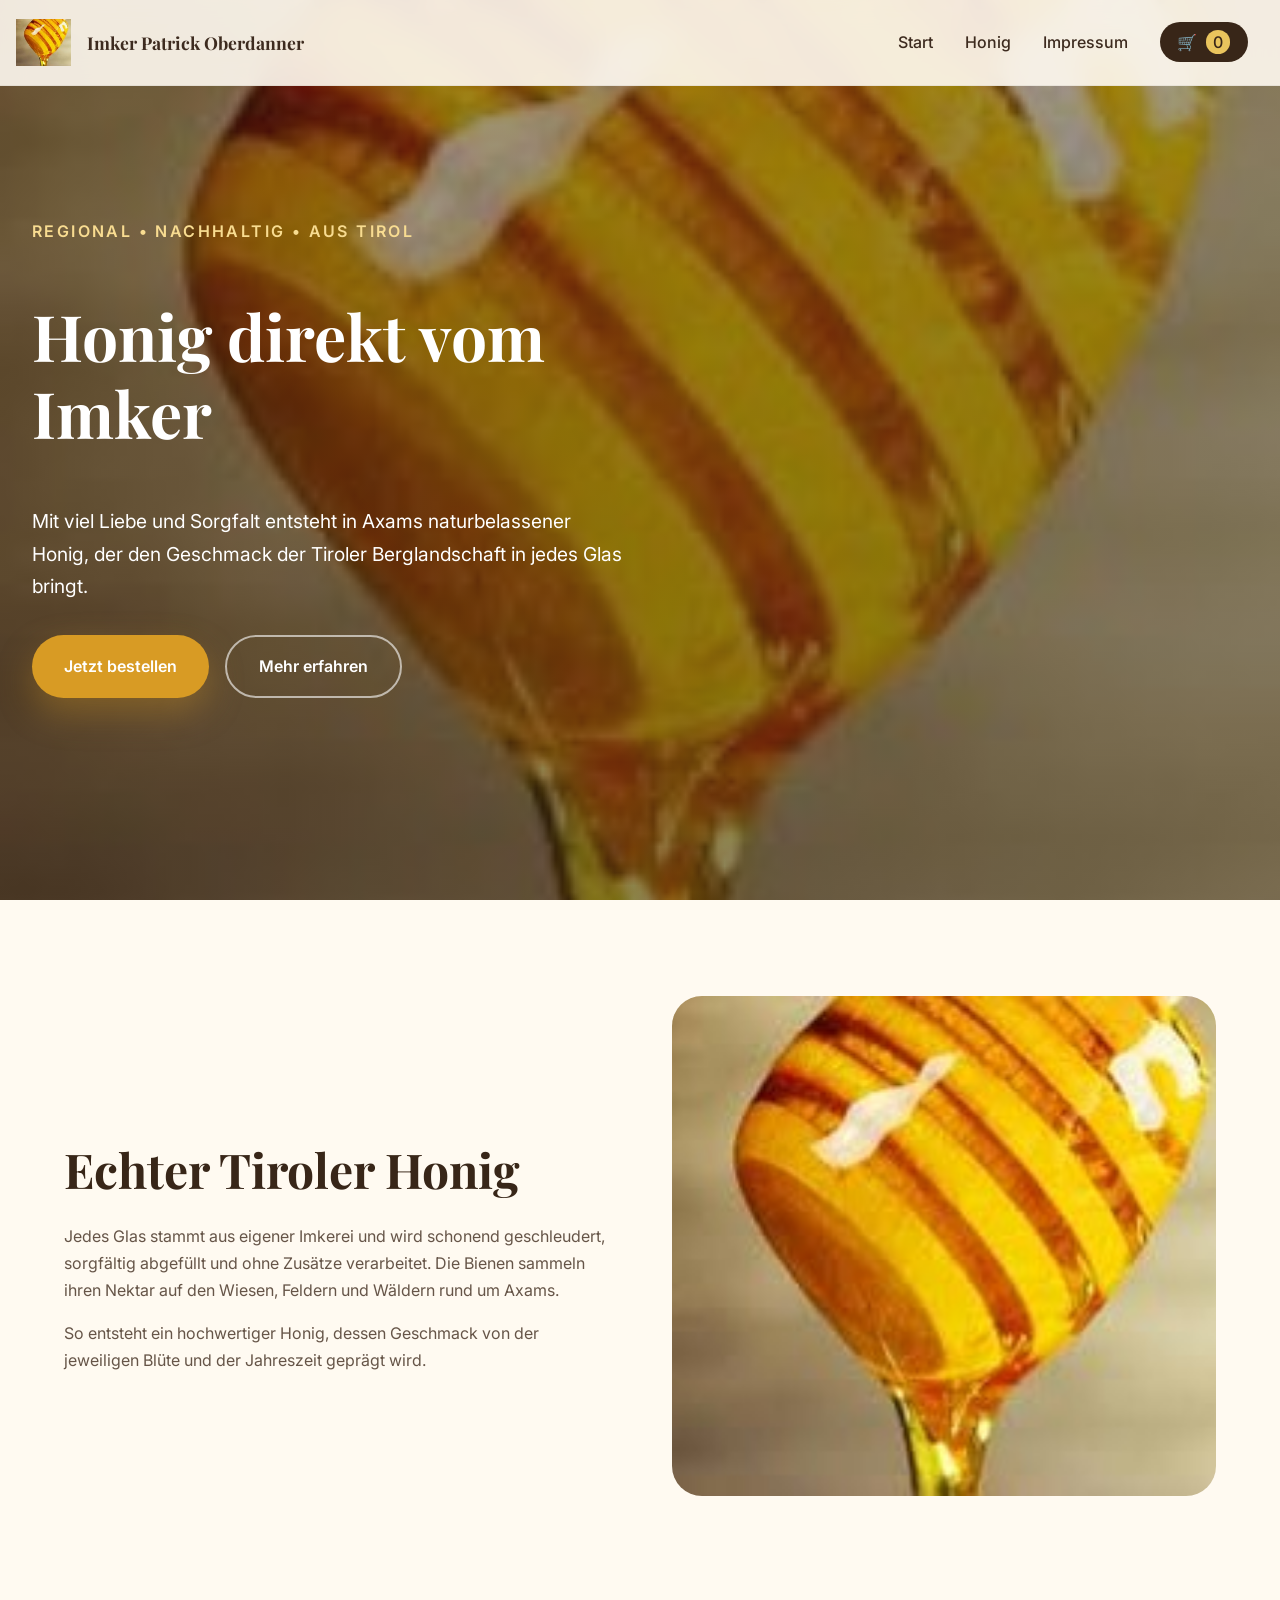
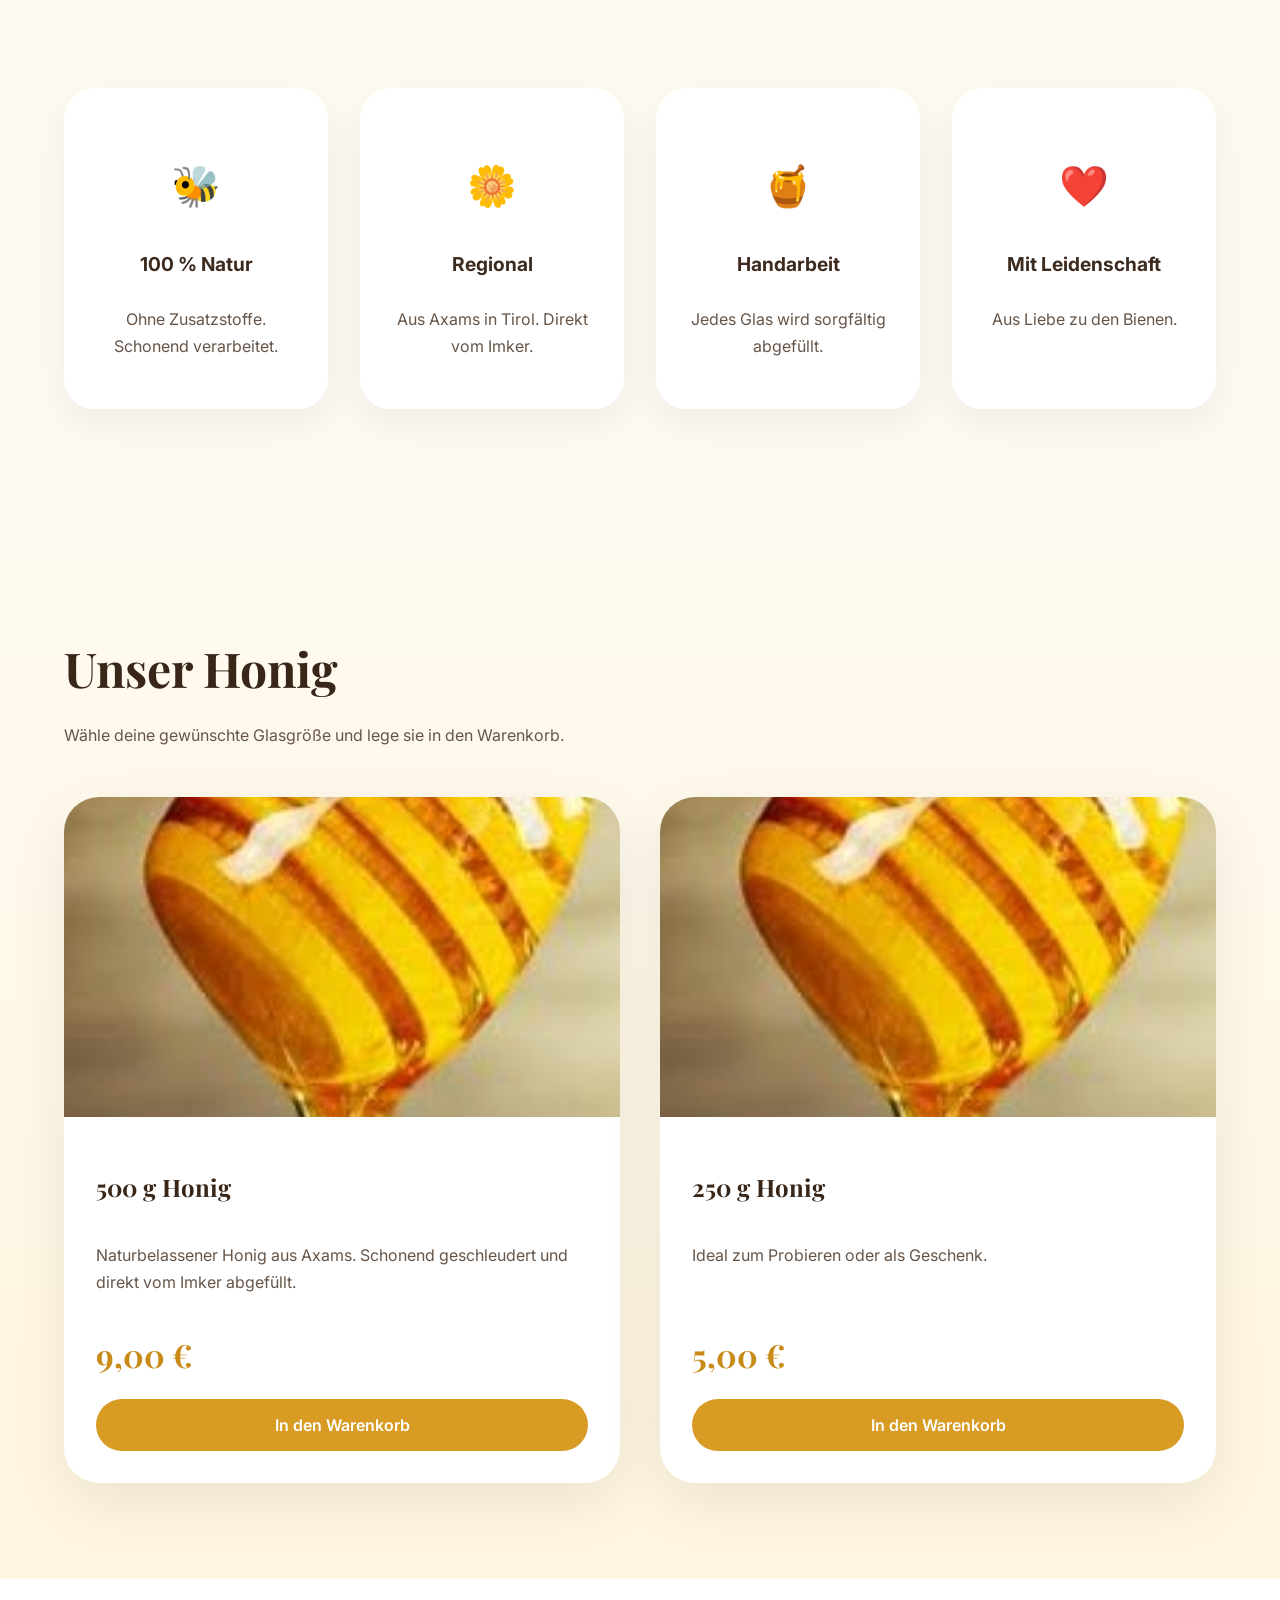
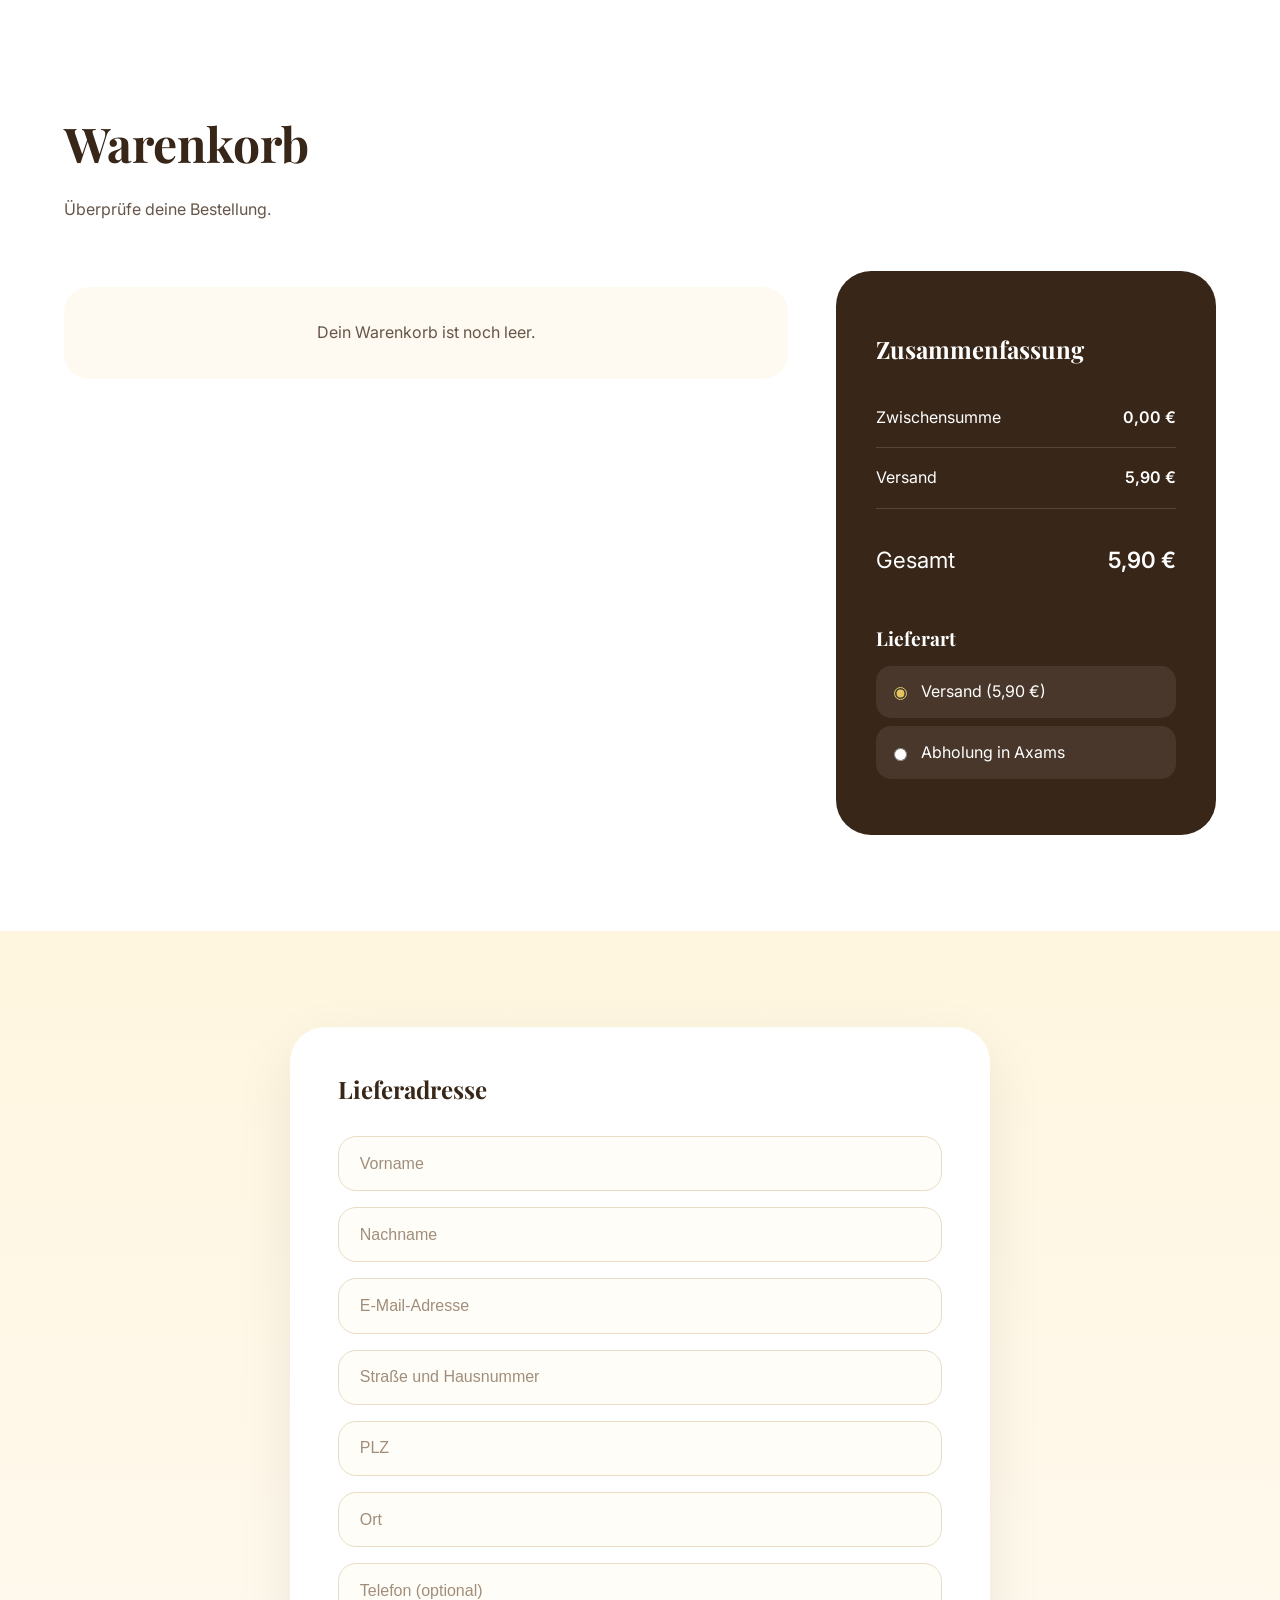
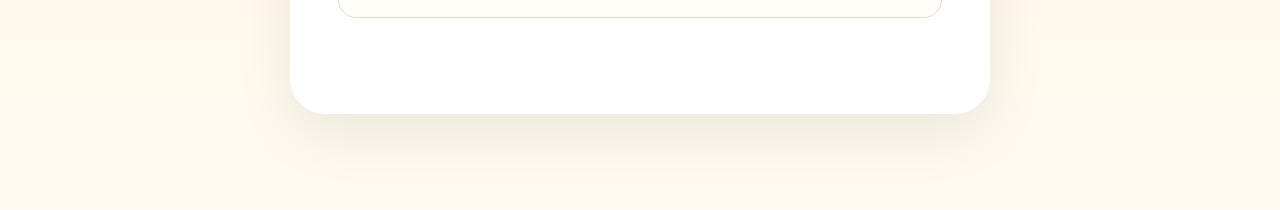
<file: index.html>
<!DOCTYPE html>
<html lang="de">

<head>

    <meta charset="UTF-8">
    <meta name="viewport" content="width=device-width, initial-scale=1.0">

    <title>Imker Patrick Oberdanner | Regionaler Honig aus Axams</title>

    <meta name="description"
        content="Regional produzierter Honig aus Axams in Tirol. Direkt vom Imker Patrick Oberdanner. Frühtracht, Sommerhonig und saisonale Spezialitäten.">

    <meta name="keywords" content="Honig Tirol, Imker Axams, Honig kaufen, Regionaler Honig, Imker Patrick Oberdanner">

    <meta name="author" content="Patrick Oberdanner">

    <meta property="og:title" content="Imker Patrick Oberdanner">

    <meta property="og:description" content="Regionaler Honig aus Tirol">

    <meta property="og:type" content="website">

    <meta property="og:image" content="social.jpg">

    <meta property="og:url" content="https://www.deine-domain.at">

    <link rel="preconnect" href="https://fonts.googleapis.com">

    <link rel="preconnect" href="https://fonts.gstatic.com" crossorigin>

    <link
        href="https://fonts.googleapis.com/css2?family=Playfair+Display:wght@600;700&family=Inter:wght@300;400;500;600&display=swap"
        rel="stylesheet">

    <link rel="stylesheet" href="style.css">

    <link rel="icon" href="favicon.png">

</head>
    
<body>
    <script src="https://www.paypal.com/sdk/js?client-id=AXnSBaiobRW6txUNY8f5d8Pgc_omeKvGa4UCK6rqNXJYZwRd2-Ud5x8b0uDry3tQre6rHmlPyTWOLI8g&currency=EUR"></script>
    <script src="app.js"></script>

    <header class="header">

        <nav class="navbar">

            <div class="logo">

                <img src="Dummyimage.jpeg" alt="Logo">

                <span>Imker Patrick Oberdanner</span>

            </div>

            <ul class="nav-links">

                <li><a href="#home" class="jumper" >Start</a></li>

                <li><a href="#products" class="jumper">Honig</a></li>
                <li><a href="impressum.html" class="jumper">Impressum</a></li> 

                <li>

                    <a class="cart-button" href="#cart">

                        🛒

                        <span id="cartCount">
                            0
                        </span>

                    </a>

                </li>

            </ul>

        </nav>

    </header>

    <section id="home" class="hero">

        <div class="hero-overlay">

            <div class="hero-content">

                <p class="hero-subtitle">

                    Regional • Nachhaltig • Aus Tirol

                </p>

                <h1>

                    Honig direkt vom Imker

                </h1>

                <p class="hero-text">

                    Mit viel Liebe und Sorgfalt entsteht in Axams naturbelassener Honig,
                    der den Geschmack der Tiroler Berglandschaft in jedes Glas bringt.

                </p>

                <div class="hero-buttons">

                    <a href="#products" class="btn-primary">

                        Jetzt bestellen

                    </a>

                    <a href="#real" class="btn-secondary">

                        Mehr erfahren

                    </a>

                </div>

            </div>

        </div>

    </section>

    <section class="intro" id="real">

        <div class="container">

            <div class="intro-grid">

                <div>

                    <h2>

                        Echter Tiroler Honig

                    </h2>

                    <p>

                        Jedes Glas stammt aus eigener Imkerei und wird schonend geschleudert,
                        sorgfältig abgefüllt und ohne Zusätze verarbeitet.

                        Die Bienen sammeln ihren Nektar auf den Wiesen,
                        Feldern und Wäldern rund um Axams.

                    </p>

                    <p>

                        So entsteht ein hochwertiger Honig,
                        dessen Geschmack von der jeweiligen Blüte und der Jahreszeit geprägt wird.

                    </p>

                </div>

                <div class="intro-image">

                    <img src="Dummyimage.jpeg" alt="Honigglas">

                </div>

            </div>

        </div>

    </section>

    <section class="facts">

        <div class="container">

            <div class="fact-grid">

                <div class="fact-card">

                    <h3>

                        🐝

                    </h3>

                    <h4>

                        100 % Natur

                    </h4>

                    <p>

                        Ohne Zusatzstoffe.

                        Schonend verarbeitet.

                    </p>

                </div>

                <div class="fact-card">

                    <h3>

                        🌼

                    </h3>

                    <h4>

                        Regional

                    </h4>

                    <p>

                        Aus Axams in Tirol.

                        Direkt vom Imker.

                    </p>

                </div>

                <div class="fact-card">

                    <h3>

                        🍯

                    </h3>

                    <h4>

                        Handarbeit

                    </h4>

                    <p>

                        Jedes Glas wird sorgfältig abgefüllt.

                    </p>

                </div>

                <div class="fact-card">

                    <h3>

                        ❤️

                    </h3>

                    <h4>

                        Mit Leidenschaft

                    </h4>

                    <p>

                        Aus Liebe zu den Bienen.

                    </p>

                </div>

            </div>

        </div>

    </section>

    <!-- ===========================================================
     PRODUKTE
=========================================================== -->

    <section id="products" class="products">

        <div class="container">

            <h2>

                Unser Honig

            </h2>

            <p class="section-intro">

                Wähle deine gewünschte Glasgröße und lege sie in den Warenkorb.

            </p>

            <div class="product-grid">
                <!-- ==========================
             Produkt 500 g
        =========================== -->

                <article class="product-card">

                    <div class="product-image">

                        <img src="Dummyimage.jpeg" alt="250 g Honig">

                    </div>

                    <div class="product-content">

                        <h3>500 g Honig</h3>

                        <p class="product-description">
                            Naturbelassener Honig aus Axams.
                            Schonend geschleudert und direkt vom Imker abgefüllt.
                        </p>

                        <div class="product-price">

                            <span class="price">
                                9,00 €
                            </span>

                        </div>

                        <button class="add-to-cart" data-name="Honig 500 g" data-price="9.00">

                            In den Warenkorb

                        </button>

                    </div>

                </article>


                <!-- ==========================
             Produkt 250 g
        =========================== -->

                <article class="product-card">

                    <div class="product-image">

                        <img src="Dummyimage.jpeg" alt="250 g Honig">

                    </div>

                    <div class="product-content">

                        <h3>250 g Honig</h3>

                        <p class="product-description">
                            Ideal zum Probieren oder als Geschenk.
                        </p>

                        <div class="product-price">

                            <span class="price">

                                5,00 €

                            </span>

                        </div>

                        <button class="add-to-cart" data-name="Honig 250 g" data-price="5.00">

                            In den Warenkorb

                        </button>

                    </div>

                </article>

            </div>

        </div>

    </section>


    <!-- ===========================================================
     WARENKORB
=========================================================== -->

    <section id="cart" class="cart-section">

        <div class="container">

            <h2>

                Warenkorb

            </h2>

            <p class="section-intro">

                Überprüfe deine Bestellung.

            </p>

            <div class="cart-wrapper">

                <div class="cart-items" id="cartItems">

                    <p class="empty-cart">

                        Dein Warenkorb ist noch leer.

                    </p>

                </div>


                <div class="cart-summary">

                    <h3>

                        Zusammenfassung

                    </h3>

                    <div class="summary-row">

                        <span>

                            Zwischensumme

                        </span>

                        <span id="subtotal">

                            0,00 €

                        </span>

                    </div>

                    <div class="summary-row" id="shippingRow">

                        <span>

                            Versand

                        </span>

                        <span id="shipping">

                            5,90 €

                        </span>

                    </div>

                    <div class="summary-row total">

                        <span>

                            Gesamt

                        </span>

                        <span id="total">

                            5,90 €

                        </span>

                    </div>

                    <div class="shipping-option">

                        <h3>

                            Lieferart

                        </h3>

                        <label>

                            <input type="radio" name="delivery" value="shipping" checked>

                            Versand (5,90 €)

                        </label>

                        <label>

                            <input type="radio" name="delivery" value="pickup">

                            Abholung in Axams

                        </label>

                    </div>

                    <!-- <div class="payment-option">

                        <h3>

                            Bezahlung

                        </h3>

                        <label>

                            <input type="radio" name="payment" value="banktransfer" checked>

                            Überweisung

                        </label>

                        <label>

                            <input type="radio" name="payment" value="Paypal">

                            Paypal

                        </label>
                    </div> -->

                    </p>

                </div>

            </div>

        </div>

        </div>

    </section>

    <section id="checkout" class="checkout-section">

        <div class="container">

            <div class="checkout-grid">


                <!-- Kundendaten -->

                <div class="checkout-form">

                    <h3>
                        Lieferadresse
                    </h3>


                    <form id="orderForm" action="https://formspree.io/f/mbdnwdbd" method="POST">

                        
                        <input type="text" name="firstname" placeholder="Vorname" required>


                        <input type="text" name="lastname" placeholder="Nachname" required>


                        <input type="email" name="email" placeholder="E-Mail-Adresse" required>


                        <input type="text" name="street" placeholder="Straße und Hausnummer" required>


                        <input type="text" name="zip" placeholder="PLZ" required>


                        <input type="text" name="city" placeholder="Ort" required>


                        <input type="tel" name="phone" placeholder="Telefon (optional)">

                        <input type="hidden" id="orderData" name="order">

                        <input type="hidden" id="orderTotal" name="total">

                        <!-- <input type="hidden" id="orderPayment" name="OrderPayment"> -->

                        <input type="hidden" id="orderShipping" name="OrderShipping">

                        <div id="paypal-button-container"></div>

                    </form>

                </div>

            </div>

        </div>

    </section>
</body>
</file>
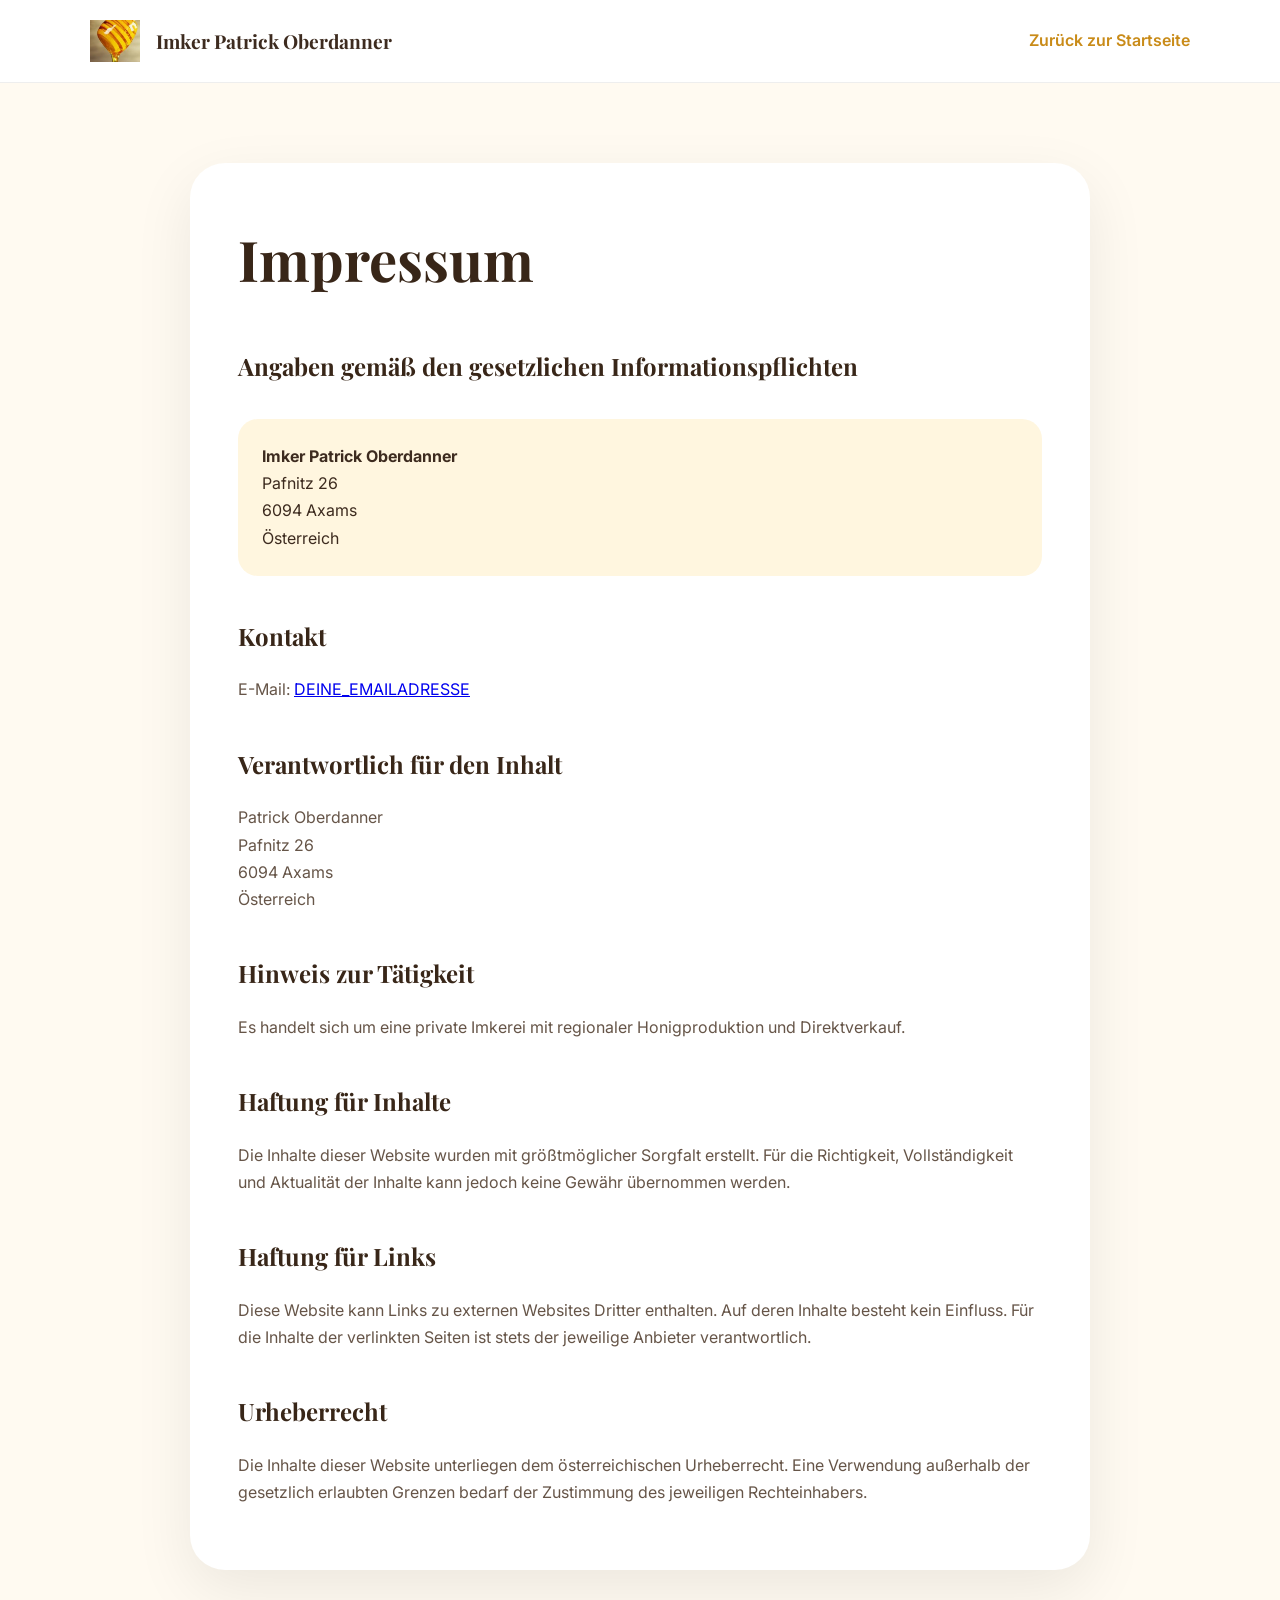
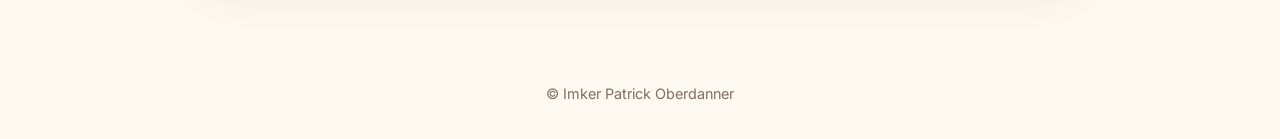
<file: impressum.html>
<!DOCTYPE html>
<html lang="de">

<head>

    <meta charset="UTF-8">
    <meta name="viewport" content="width=device-width, initial-scale=1.0">

    <title>Impressum | Imker Patrick Oberdanner</title>

    <meta name="description"
          content="Impressum der Imkerei Patrick Oberdanner aus Axams.">

    <link rel="preconnect" href="https://fonts.googleapis.com">

    <link rel="preconnect" href="https://fonts.gstatic.com" crossorigin>

    <link
    href="https://fonts.googleapis.com/css2?family=Playfair+Display:wght@600;700&family=Inter:wght@300;400;500;600&display=swap"
    rel="stylesheet">


    <style>

        * {
            box-sizing:border-box;
        }


        body {

            margin:0;

            background:#fffaf1;

            color:#3d2b1f;

            font-family:"Inter", sans-serif;

            line-height:1.7;

        }



        .header {

            background:white;

            border-bottom:
            1px solid #eee;

            padding:1rem 0;

        }



        .nav {

            width:min(1100px,90%);

            margin:auto;

            display:flex;

            align-items:center;

            justify-content:space-between;

        }



        .logo {

            display:flex;

            align-items:center;

            gap:1rem;

            font-family:
            "Playfair Display",
            serif;

            font-size:1.2rem;

            font-weight:700;

        }



        .logo img {

            width:50px;

            height:50px;

            object-fit:contain;

        }



        .back-link {

            color:#c98b18;

            font-weight:600;

            text-decoration:none;

        }



        main {

            width:min(900px,90%);

            margin:5rem auto;

        }



        .card {

            background:white;

            padding:3rem;

            border-radius:35px;

            box-shadow:

            0 20px 60px rgba(0,0,0,.08);

        }



        h1,
        h2 {

            font-family:
            "Playfair Display",
            serif;

            color:#382618;

        }



        h1 {

            font-size:
            clamp(2.2rem,5vw,3.5rem);

            margin-top:0;

            margin-bottom:2rem;

        }



        h2 {

            margin-top:2.5rem;

            font-size:1.5rem;

        }



        p {

            color:#665548;

        }



        .contact-box {

            background:#fff6df;

            padding:1.5rem;

            border-radius:20px;

            margin:2rem 0;

        }



        footer {

            text-align:center;

            padding:2rem;

            color:#806f60;

            font-size:.9rem;

        }



        @media(max-width:600px){


            .card {

                padding:1.5rem;

                border-radius:25px;

            }


            .logo span {

                display:none;

            }


        }


    </style>

</head>


<body>


<header class="header">


    <nav class="nav">


        <div class="logo">


            <img src="Dummyimage.jpeg" alt="Logo">


            <span>
                Imker Patrick Oberdanner
            </span>


        </div>


        <a href="index.html" class="back-link">

            Zurück zur Startseite

        </a>


    </nav>


</header>



<main>


<section class="card">


<h1>
Impressum
</h1>



<h2>
Angaben gemäß den gesetzlichen Informationspflichten
</h2>


<div class="contact-box">


<strong>
Imker Patrick Oberdanner
</strong>

<br>

Pafnitz 26

<br>

6094 Axams

<br>

Österreich


</div>



<h2>
Kontakt
</h2>


<p>

E-Mail:
<a href="mailto:DEINE_EMAILADRESSE">
DEINE_EMAILADRESSE
</a>

</p>



<h2>
Verantwortlich für den Inhalt
</h2>


<p>

Patrick Oberdanner

<br>

Pafnitz 26

<br>

6094 Axams

<br>

Österreich

</p>



<h2>
Hinweis zur Tätigkeit
</h2>


<p>

Es handelt sich um eine private Imkerei mit regionaler Honigproduktion und Direktverkauf.

</p>



<h2>
Haftung für Inhalte
</h2>


<p>

Die Inhalte dieser Website wurden mit größtmöglicher Sorgfalt erstellt.
Für die Richtigkeit, Vollständigkeit und Aktualität der Inhalte kann jedoch keine Gewähr übernommen werden.

</p>



<h2>
Haftung für Links
</h2>


<p>

Diese Website kann Links zu externen Websites Dritter enthalten.
Auf deren Inhalte besteht kein Einfluss.
Für die Inhalte der verlinkten Seiten ist stets der jeweilige Anbieter verantwortlich.

</p>



<h2>
Urheberrecht
</h2>


<p>

Die Inhalte dieser Website unterliegen dem österreichischen Urheberrecht.
Eine Verwendung außerhalb der gesetzlich erlaubten Grenzen bedarf der Zustimmung des jeweiligen Rechteinhabers.

</p>



</section>


</main>



<footer>

© Imker Patrick Oberdanner

</footer>


</body>

</html>
</file>
<file: style.css>
/* ==========================================================
   IMKER PATRICK OBERDANNER
   Premium Honey Design
========================================================== */


/* ==========================
   RESET
========================== */

*,
*::before,
*::after {
    box-sizing: border-box;
}


html {
    scroll-behavior: smooth;
}


body {

    margin:0;

    background:#fffaf1;

    color:#3d2b1f;

    font-family:"Inter", sans-serif;

    line-height:1.7;

}



img {

    max-width:100%;

    display:block;

}



button {

    font-family:inherit;

}



a {

    color:inherit;

    text-decoration:none;

}



/* ==========================
   CONTAINER
========================== */


.container {

    width:min(1200px, 90%);

    margin:auto;

}



/* ==========================
   TYPOGRAPHY
========================== */


h1,
h2,
h3 {

    font-family:
    "Playfair Display",
    serif;

    color:#382618;

    line-height:1.2;

}


h1 {

    font-size:
    clamp(2.8rem,5vw,5rem);

}



h2 {

    font-size:
    clamp(2rem,4vw,3rem);

    margin-bottom:1.5rem;

}



h3 {

    font-size:1.5rem;

}



p {

    color:#665548;

}



/* ==========================
   HEADER
========================== */


.header {

    position:fixed;

    top:0;

    left:0;

    right:0;

    z-index:1000;


    background:
    rgba(255,250,241,.9);


    backdrop-filter:
    blur(12px);


    border-bottom:
    1px solid rgba(0,0,0,.05);

}



.navbar {

    height:85px;

    display:flex;

    justify-content:space-between;

    align-items:center;

}



.logo {

    display:flex;

    align-items:center;

    gap:1rem;

    font-family:
    "Playfair Display",
    serif;

    font-weight:700;

    font-size:1.1rem;

    padding-left: 1rem;

}



.logo img {

    width:55px;

    height:55px;

    object-fit:contain;

}



.nav-links {

    list-style:none;

    display:flex;

    align-items:center;

    gap:2rem;

    padding-right:2rem;

}



.nav-links a {

    transition:.25s;

    font-weight:500;

}



.nav-links a:hover {

    color:#c98b18;

}



/* Warenkorb oben */


.cart-button {

    background:#382618;

    color:white!important;

    padding:.6rem 1.1rem;

    border-radius:999px;

}



#cartCount {

    background:#e9c45d;

    color:#382618;

    padding:.1rem .45rem;

    border-radius:50%;

    margin-left:.3rem;

}



/* ==========================
   HERO
========================== */


.hero {

    min-height:100vh;

    display:flex;

    align-items:center;


    background:

    linear-gradient(
        rgba(45,30,15,.45),
        rgba(45,30,15,.55)
    ),

    url("Dummyimage.jpeg");


    background-size:cover;

    background-position:center;


}



.hero-content {

    max-width:700px;

    padding-top:90px;

}



.hero-subtitle {

    color:#f8dc91;

    text-transform:uppercase;

    letter-spacing:.15em;

    font-weight:600;

}



.hero h1 {

    color:white;

}



.hero-text {

    color:white;

    font-size:1.2rem;

    max-width:600px;

}



.hero-buttons {

    display:flex;

    gap:1rem;

    margin-top:2rem;

    flex-wrap:wrap;

}



/* ==========================
   BUTTONS
========================== */


.btn-primary,
.btn-secondary {


    display:inline-flex;

    justify-content:center;

    align-items:center;


    padding:1rem 2rem;


    border-radius:999px;


    font-weight:600;


    transition:.3s;


}



.btn-primary {


    background:#d89b24;

    color:white;


    box-shadow:

    0 15px 35px rgba(216,155,36,.35);


}



.btn-primary:hover {


    transform:translateY(-3px);

    background:#b77d13;


}



.btn-secondary {


    color:white;

    border:

    2px solid rgba(255,255,255,.6);


}



.btn-secondary:hover {


    background:white;

    color:#382618;


}



/* ==========================
   SECTIONS
========================== */


.intro,
.facts,
.products,
.cart-section,
.checkout-section {


    padding:6rem 0;


}



/* ==========================
   INTRO
========================== */


.intro-grid {


    display:grid;


    grid-template-columns:

    repeat(auto-fit,minmax(320px,1fr));


    gap:4rem;


    align-items:center;


}



.intro-image {


    height:500px;


    border-radius:30px;


    overflow:hidden;


}



.intro-image img {


    width:100%;

    height:100%;

    object-fit:cover;


}



/* ==========================
   FACT CARDS
========================== */


.fact-grid {


    display:grid;


    grid-template-columns:

    repeat(auto-fit,minmax(220px,1fr));


    gap:2rem;


}



.fact-card {


    background:white;


    padding:2rem;


    text-align:center;


    border-radius:30px;


    box-shadow:

    0 15px 40px rgba(0,0,0,.06);


    transition:.3s;


}



.fact-card:hover {


    transform:translateY(-8px);


}



.fact-card h3 {


    font-size:2.5rem;


}



.fact-card h4 {


    font-size:1.2rem;


}
/* ==========================================================
   PRODUKTE
========================================================== */


.products {

    background:
    linear-gradient(
        180deg,
        #fffaf1,
        #fff6df
    );

}



.section-intro {

    max-width:650px;

    margin-bottom:3rem;

}



.product-grid {


    display:grid;


    grid-template-columns:

    repeat(auto-fit,minmax(280px,1fr));


    gap:2.5rem;


}



.product-card {


    background:white;


    border-radius:35px;


    overflow:hidden;


    box-shadow:


    0 20px 60px rgba(0,0,0,.08);


    transition:.35s;


    display:flex;


    flex-direction:column;


}



.product-card:hover {


    transform:translateY(-10px);


    box-shadow:


    0 30px 70px rgba(0,0,0,.12);


}



/*
   Wichtig:
   Egal ob Hochformat,
   Querformat oder riesiges Bild:
   alle Produktbilder sehen gleich aus.
*/


.product-image {


    height:320px;


    overflow:hidden;


    position:relative;


    background:#f4ead5;


}



.product-image img {


    width:100%;


    height:100%;


    object-fit:cover;


    transition:.5s;


}



.product-card:hover .product-image img {


    transform:scale(1.05);


}




.product-content {


    padding:2rem;


    display:flex;


    flex-direction:column;


    flex:1;


}



.product-description {


    flex-grow:1;


}



.product-price {


    margin:1rem 0;


}



.price {


    font-size:2rem;


    font-family:
    "Playfair Display",
    serif;


    color:#c98b18;


    font-weight:700;


}



/* Warenkorb Button */


.add-to-cart {


    border:none;


    cursor:pointer;


    padding:1rem;


    border-radius:999px;


    background:#d89b24;


    color:white;


    font-size:1rem;


    font-weight:600;


    transition:.3s;


}



.add-to-cart:hover {


    background:#b77d13;


    transform:translateY(-3px);


}



/* ==========================================================
   WARENKORB
========================================================== */


.cart-section {


    background:#fff;


}



.cart-wrapper {


    display:grid;


    grid-template-columns:


    minmax(300px,1fr)

    380px;


    gap:3rem;


    align-items:start;


}



/* Artikel-Liste */


.cart-items {


    display:flex;


    flex-direction:column;


    gap:1rem;


}



.empty-cart {


    background:#fffaf1;


    padding:2rem;


    border-radius:25px;


    text-align:center;


}




.cart-item {


    background:white;


    border-radius:25px;


    padding:1.5rem;


    display:flex;


    justify-content:space-between;


    align-items:center;


    box-shadow:


    0 10px 30px rgba(0,0,0,.06);


}



.cart-item-info h4 {


    margin:0;


    font-family:
    "Playfair Display",
    serif;


}



.cart-item-info p {


    margin:.3rem 0 0;


    color:#c98b18;


    font-weight:600;


}



/* Mengen Buttons */


.cart-controls {


    display:flex;


    align-items:center;


    gap:.6rem;


}



.cart-controls button {


    width:38px;


    height:38px;


    border:none;


    border-radius:50%;


    background:#f4d77b;


    cursor:pointer;


    font-size:1.2rem;


    transition:.2s;


}



.cart-controls button:hover {


    transform:scale(1.1);


}



.cart-controls .remove {


    background:#f1e8dd;


}



/* ==========================================================
   WARENKORB ZUSAMMENFASSUNG
========================================================== */


.cart-summary {


    background:#382618;


    color:white;


    border-radius:35px;


    padding:2.5rem;


    position:sticky;


    top:110px;


}



.cart-summary h3 {


    color:white;


}



.summary-row {


    display:flex;


    justify-content:space-between;


    padding:1rem 0;


    border-bottom:


    1px solid rgba(255,255,255,.15);


}



.summary-row span:last-child {


    font-weight:600;


}



.summary-row.total {


    font-size:1.4rem;


    margin-top:1rem;


    border:none;


}



/* ==========================================================
   LIEFERUNG & ZAHLUNG
========================================================== */


.shipping-option,
.payment-option {


    margin-top:2rem;


}



.shipping-option h3,
.payment-option h3 {


    font-size:1.2rem;


    margin-bottom:1rem;


}



.shipping-option label,
.payment-option label {


    display:flex;


    align-items:center;


    gap:.7rem;


    padding:.8rem;


    background:

    rgba(255,255,255,.08);


    border-radius:15px;


    margin-bottom:.5rem;


    cursor:pointer;


    transition:.2s;


}



.shipping-option label:hover,
.payment-option label:hover {


    background:

    rgba(255,255,255,.15);


}



.shipping-option input,
.payment-option input {


    accent-color:#e9c45d;


}

/* ==========================================================
   CHECKOUT
========================================================== */


.checkout-section {


    background:

    linear-gradient(
        180deg,
        #fff6df,
        #fffaf1
    );


}



.checkout-grid {


    display:grid;


    grid-template-columns:


    minmax(300px,700px);


    justify-content:center;


}



.checkout-form {


    background:white;


    padding:3rem;


    border-radius:35px;


    box-shadow:


    0 20px 60px rgba(0,0,0,.08);


}



.checkout-form h3 {


    margin-top:0;


    margin-bottom:2rem;


}



/* ==========================
   INPUTS
========================== */


.checkout-form input[type="text"],
.checkout-form input[type="email"],
.checkout-form input[type="tel"] {


    width:100%;


    padding:1.1rem 1.3rem;


    border-radius:18px;


    border:


    1px solid #eadcc5;


    background:#fffdf8;


    font-size:1rem;


    margin-bottom:1rem;


    transition:.25s;


}



.checkout-form input:focus {


    outline:none;


    border-color:#d89b24;


    background:white;


    box-shadow:


    0 0 0 4px rgba(216,155,36,.15);


}



.checkout-form input::placeholder {


    color:#a18e7a;


}



/* ==========================
   ABSENDEN
========================== */


.checkout-button {


    width:100%;


    margin-top:1.5rem;


    padding:1.2rem;


    border:none;


    border-radius:999px;


    background:#382618;


    color:white;


    font-size:1.1rem;


    font-weight:600;


    cursor:pointer;


    transition:.3s;


}

.jumper {
    display:flex;
}


.checkout-button:hover {


    background:#5b3c20;


    transform:translateY(-3px);


}



/* ==========================================================
   PAYPAL
========================================================== */


#paypal-button-container {


    margin-top:2rem;


}



.paypal-placeholder {


    background:#fff6df;


    border-radius:20px;


    padding:1rem;


    text-align:center;


    margin-top:1rem;


}



.paypal-placeholder img {


    width:120px;


    margin:auto;


}





/* ==========================================================
   CART NOTIFICATION
========================================================== */


.cart-notification {


    position:fixed;


    bottom:30px;


    right:30px;


    background:#382618;


    color:white;


    padding:1rem 1.5rem;


    border-radius:999px;


    transform:


    translateY(120px);


    opacity:0;


    transition:.3s;


    z-index:3000;


    box-shadow:


    0 15px 40px rgba(0,0,0,.25);


}



.cart-notification.show {


    transform:translateY(0);


    opacity:1;


}



/* ==========================================================
   MOBILE
========================================================== */


@media(max-width:900px){


    .navbar {


        height:75px;


    }



    .logo span {


        display:none;


    }



    .nav-links {


        gap:1rem;


    }



    .hero {


        min-height:90vh;


    }



    .intro-grid {


        gap:2rem;


    }



    .cart-wrapper {


        grid-template-columns:1fr;


    }



    .cart-summary {


        position:static;


    }



    .checkout-form {


        padding:2rem 1.5rem;


    }



}

@media(max-width:380px){

    .jumper {

        display:none;

    }
    .header {


        overflow:hidden;


    }



    .navbar {


        width:94%;


    }



    .logo img {


        width:40px;


        height:40px;


    }



    .cart-button {


        padding:.45rem .7rem;


    }



    #cartCount {


        padding:.05rem .35rem;


    }


}


@media(max-width:600px){


    .jumper {

        display:none;

    }

    h1 {


        font-size:2.6rem;


    }



    h2 {


        font-size:2rem;


    }



    .container {


        width:92%;


    }



    .hero-buttons {


        flex-direction:column;


    }



    .btn-primary,
    .btn-secondary {


        width:100%;


    }



    .cart-item {


        flex-direction:column;


        align-items:flex-start;


        gap:1rem;


    }



    .cart-controls {


        width:100%;


        justify-content:flex-end;


    }



    .product-image {


        height:260px;


    }


}



/* ==========================================================
   ANIMATIONEN
========================================================== */


@keyframes fadeUp {


    from {


        opacity:0;


        transform:translateY(30px);


    }


    to {


        opacity:1;


        transform:translateY(0);


    }


}



.hero-content {

    padding:2rem;


    animation:


    fadeUp .8s ease;


}



/* ==========================================================
   BESSERE BILDERDARSTELLUNG
========================================================== */


/*
   Alle Bilder bekommen eine kontrollierte Darstellung.
   Dadurch ist es egal, welche Auflösung dein Foto hat.
*/


.product-image img,
.intro-image img {


    object-position:center;


}



/*
   Falls später Portraitfotos
   vom Imker kommen:
*/


.about-image img {


    width:100%;


    height:100%;


    object-fit:cover;


    border-radius:30px;


}

/* ==========================================================
   PAYPAL
========================================================== */


#paypal-button-container {


    margin-top:2rem;


}



.paypal-wrapper {


    background:#fff;


    padding:2rem;


    border-radius:30px;


    box-shadow:


    0 20px 50px rgba(0,0,0,.08);


}



.paypal-title {


    font-family:
    "Playfair Display",
    serif;


    font-size:1.5rem;


    margin-bottom:1rem;


}



.paypal-error {


    margin-top:1rem;


    padding:1rem;


    border-radius:15px;


    background:#ffe7e7;


    color:#9b2c2c;


}
</file>
